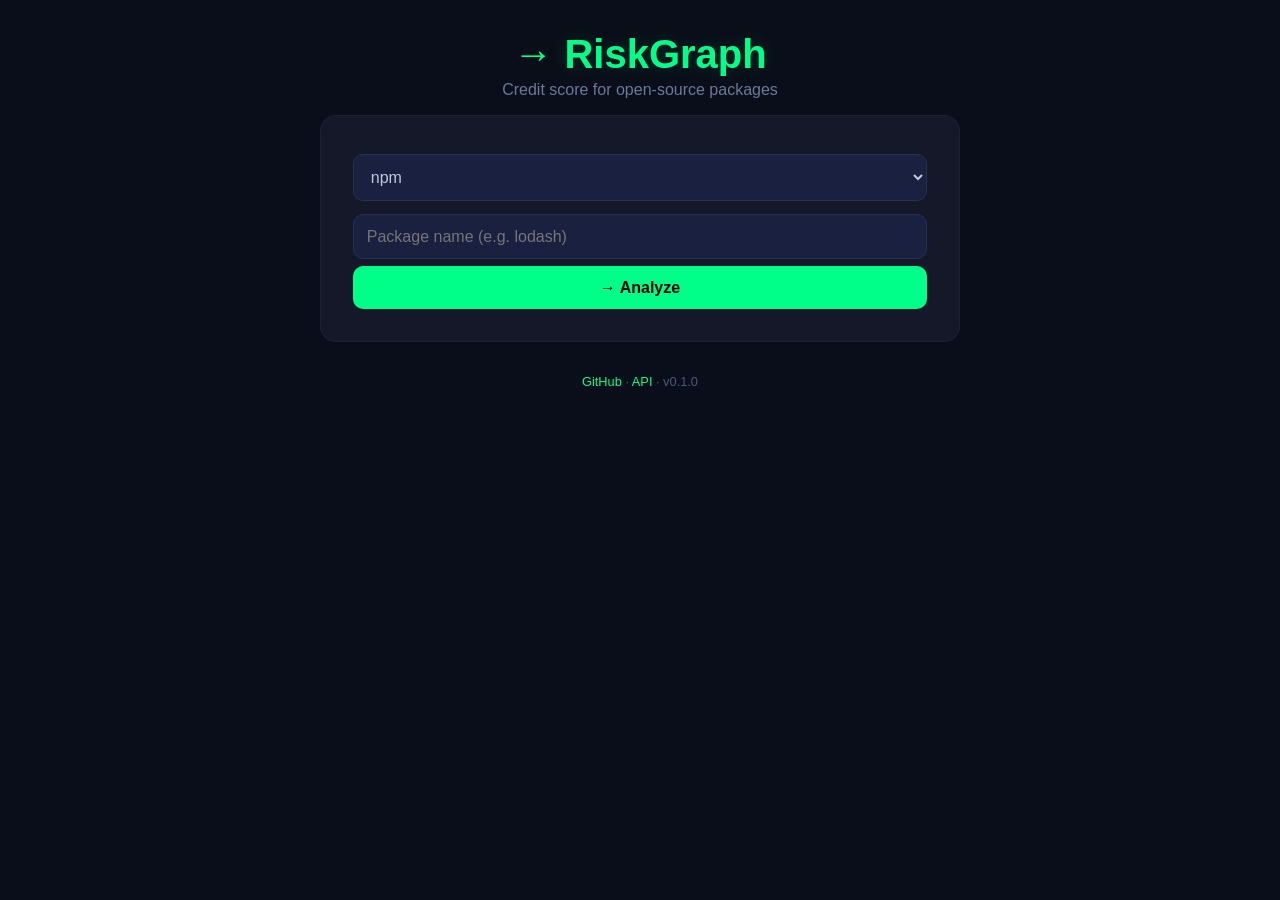
<file: index.html>
<!DOCTYPE html>
<html><head>
<meta http-equiv="refresh" content="0;url=/dashboard/">
<title>RiskGraph</title>
</head><body>
<p>Redirecting to <a href="/dashboard/">RiskGraph Dashboard</a>...</p>
</body></html>
</file>
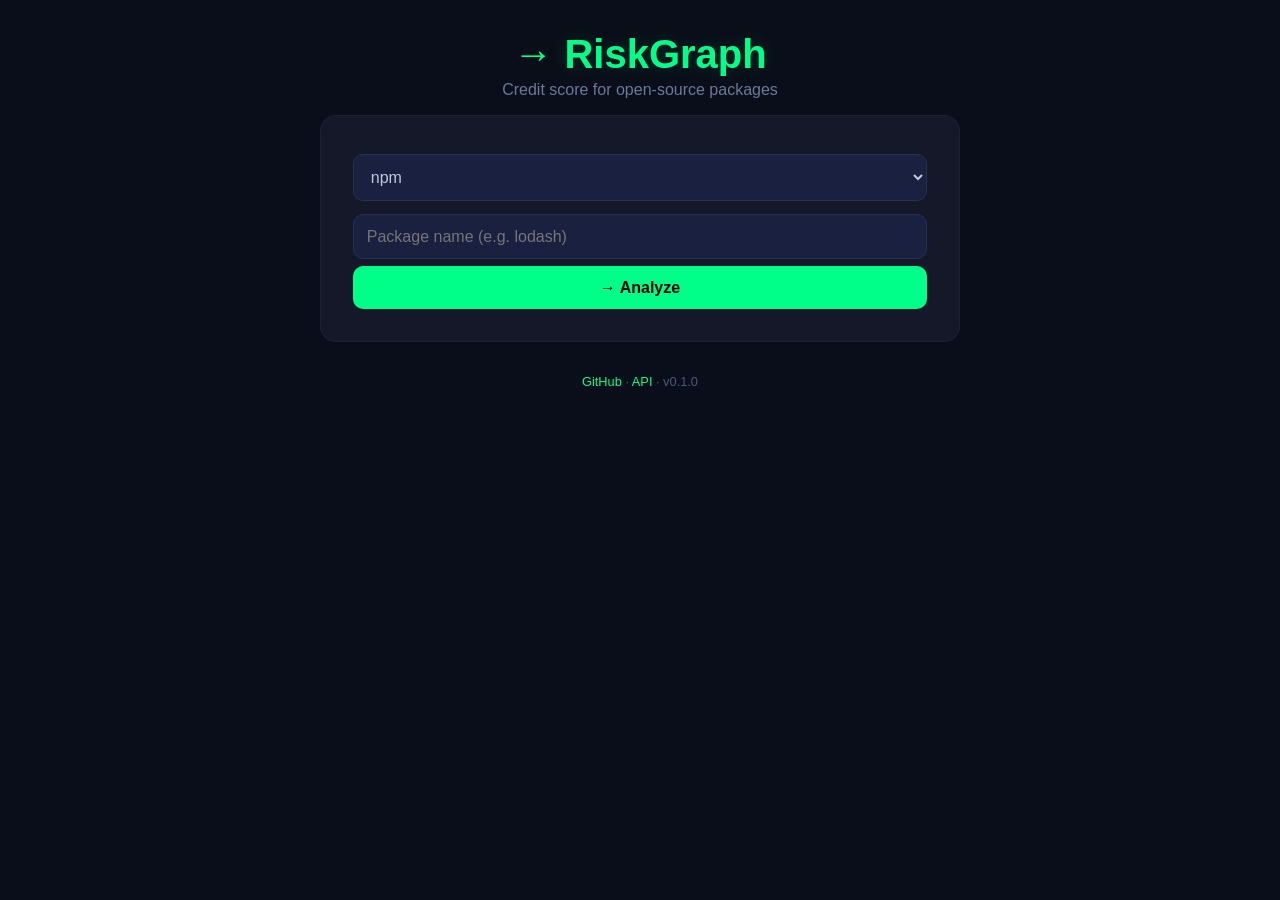
<file: dashboard/index.html>
<!DOCTYPE html>
<html lang="en">
<head><meta charset="UTF-8"><title>RiskGraph</title>
<style>
*{margin:0;padding:0;box-sizing:border-box}
body{background:#0a0e1a;color:#c0c8e0;font-family:-apple-system,sans-serif;min-height:100vh;display:flex;flex-direction:column;align-items:center;padding:2rem}
h1{font-size:2.5rem;color:#00ff88;margin-bottom:.25rem;text-shadow:0 0 20px rgba(0,255,136,.15)}
.card{background:#141828;padding:2rem;border-radius:16px;max-width:640px;width:100%;border:1px solid rgba(255,255,255,.04)}
select,input{width:100%;padding:.8rem;margin:.4rem 0;background:#1a2040;border:1px solid #2a3050;color:#c0c8e0;border-radius:10px;font-size:1rem}
button{background:#00ff88;color:#000;padding:.8rem;border:none;border-radius:10px;font-weight:600;font-size:1rem;width:100%;cursor:pointer}
.score-ring{width:120px;height:120px;border-radius:50%;border:8px solid;display:flex;align-items:center;justify-content:center;margin:1rem auto;font-size:2.8rem;font-weight:700}
.low{border-color:#22dd44;color:#22dd44}.medium{border-color:#ffaa00;color:#ffaa00}.high{border-color:#ff3344;color:#ff3344}.critical{border-color:#ff0033;color:#ff0033}
.sig{padding:.4rem 0;border-bottom:1px solid #ffffff0a}
.sn{color:#00ff88;font-weight:500}
.footer{margin-top:2rem;color:#4a5a7a;font-size:.8rem}
.footer a{color:#00ff88;text-decoration:none}
</style></head>
<body>
<h1>→ RiskGraph</h1>
<p style="color:#6a7a9a;margin-bottom:1rem">Credit score for open-source packages</p>
<div class="card">
<select id="eco"><option value="npm">npm</option><option value="pypi">PyPI</option></select>
<input type="text" id="pkg" placeholder="Package name (e.g. lodash)" onkeypress="if(event.key==='Enter')analyze()">
<button onclick="analyze()">→ Analyze</button>
<div id="result" style="display:none;margin-top:1rem">
<div id="ring" class="score-ring low">--</div>
<div id="lvl" style="text-align:center;letter-spacing:3px;font-size:1.1rem">-</div>
<div id="sigs" style="margin-top:1rem"></div>
</div></div>
<div class="footer"><a href="https://github.com/solosofi/riskgraph">GitHub</a> · <a href="http://localhost:8000/docs">API</a> · v0.1.0</div>
<script>
const API='http://localhost:8000';
async function analyze(){
  const p=document.getElementById('pkg').value.trim(),e=document.getElementById('eco').value;
  if(!p)return;
  document.getElementById('result').style.display='block';document.getElementById('ring').textContent='...';
  try{
    const r=await fetch(API+'/api/v1/package-risk/'+e+'/'+encodeURIComponent(p));
    const d=await r.json(),s=d.score.toFixed(1);
    document.getElementById('ring').textContent=s;
    const l=d.level.toLowerCase();
    document.getElementById('ring').className='score-ring '+(l==='low'?'low':l==='medium'?'medium':l==='high'?'high':'critical');
    document.getElementById('lvl').textContent=d.level;
    const sigs=(d.signals||[]).map(s=>'<div class="sig"><span class="sn">\u26a0 '+s.name+'</span><br><span style="color:#8a9ab8;font-size:.9rem">'+(s.detail||'').slice(0,100)+'</span></div>').join('');
    document.getElementById('sigs').innerHTML=sigs||'<div class="sig">No risk signals detected</div>';
  }catch(e){
    document.getElementById('ring').textContent='ERR';
    document.getElementById('sigs').innerHTML='<div class="sig">Connection error: '+e.message.slice(0,60)+'</div>';
  }
}
</script></body></html>
</file>
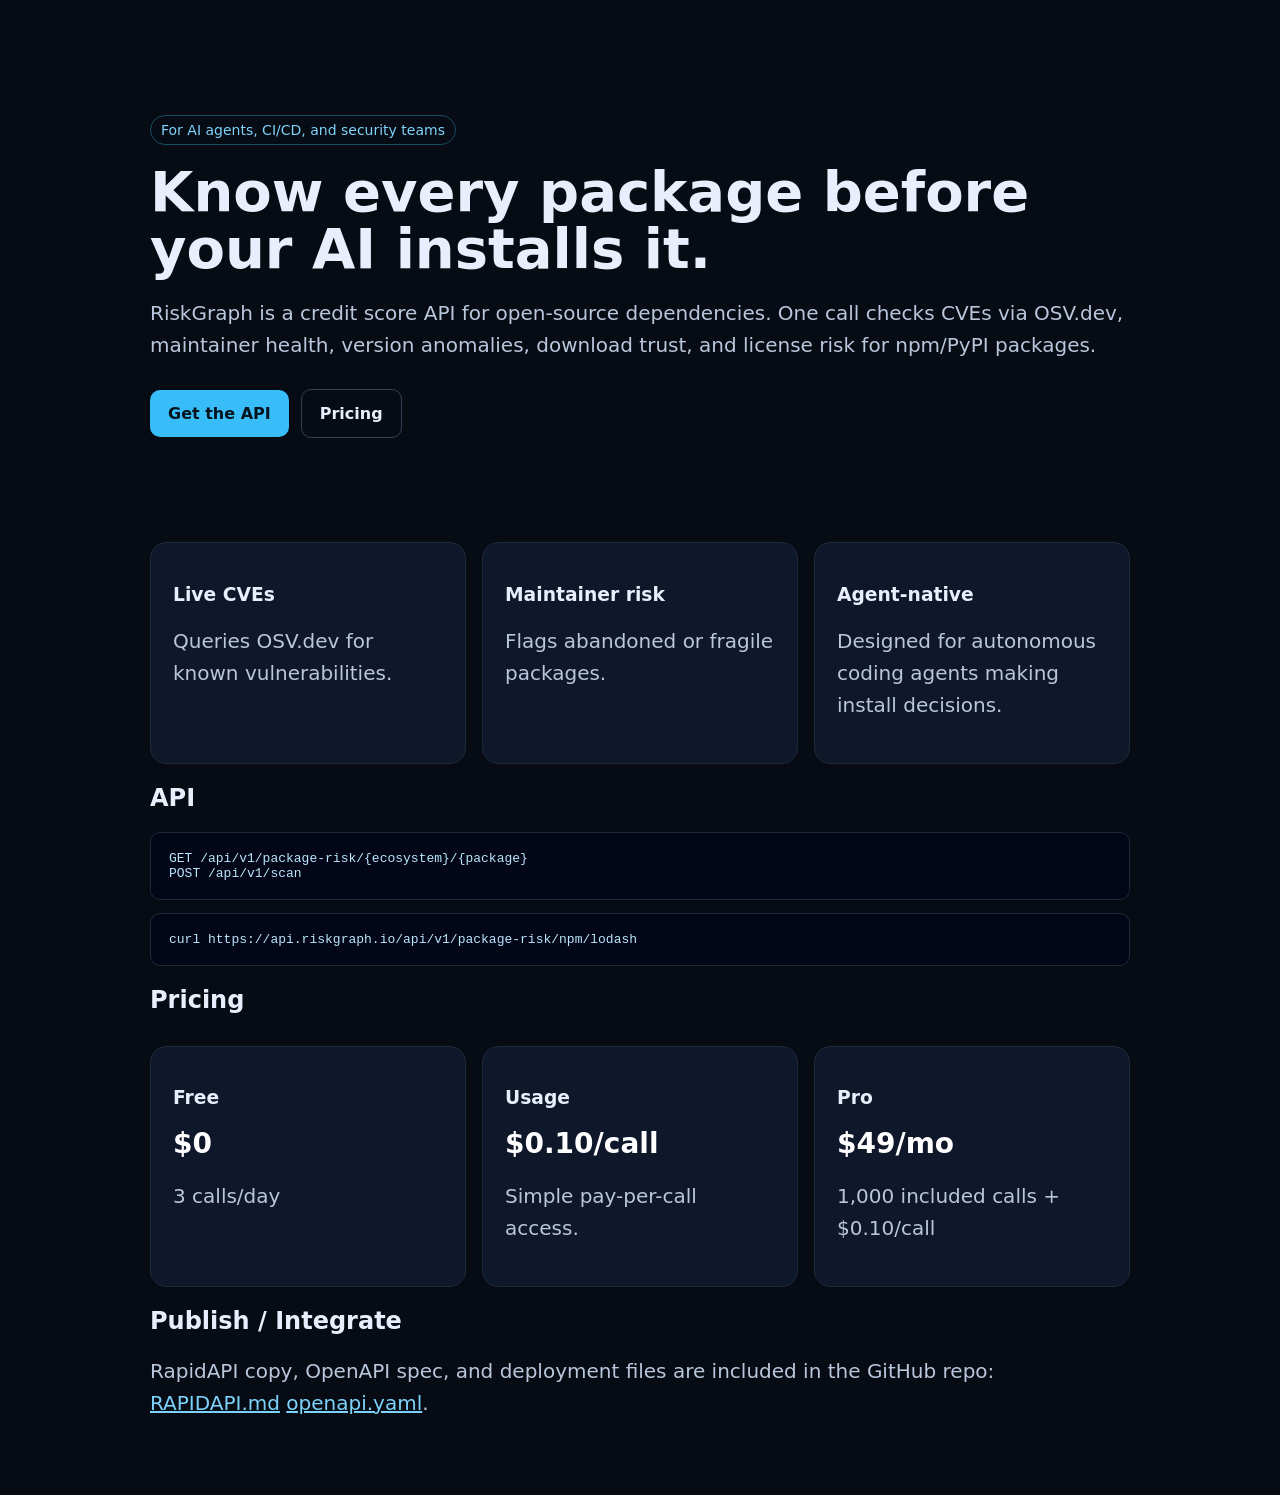
<file: docs/index.html>
<!doctype html>
<html lang="en"><head><meta charset="utf-8"><meta name="viewport" content="width=device-width,initial-scale=1">
<title>RiskGraph — Credit Score for Open-Source Packages</title>
<meta name="description" content="RiskGraph scores npm and PyPI packages for CVEs, maintainer health, version anomalies, downloads and license risk. Built for AI agents and CI/CD.">
<style>body{font-family:Inter,system-ui,Arial,sans-serif;background:#070b13;color:#e8eefc;margin:0}main{max-width:980px;margin:auto;padding:56px 24px}.hero{padding:64px 0}.badge{color:#7dd3fc;border:1px solid #164e63;padding:6px 10px;border-radius:999px;font-size:14px}h1{font-size:56px;line-height:1.02;margin:24px 0 18px}p{font-size:20px;color:#b9c6dc;line-height:1.6}.cta a{display:inline-block;margin:8px 12px 8px 0;padding:14px 18px;border-radius:10px;text-decoration:none;font-weight:700}.primary{background:#38bdf8;color:#05131f}.secondary{border:1px solid #334155;color:#e8eefc}.grid{display:grid;grid-template-columns:repeat(auto-fit,minmax(230px,1fr));gap:16px;margin-top:32px}.card{background:#0f172a;border:1px solid #1e293b;border-radius:16px;padding:22px}code,pre{background:#020617;border:1px solid #1e293b;border-radius:10px;color:#bae6fd}pre{padding:18px;overflow:auto}.price{font-size:28px;color:#fff;font-weight:800}</style></head>
<body><main><section class="hero"><span class="badge">For AI agents, CI/CD, and security teams</span><h1>Know every package before your AI installs it.</h1><p>RiskGraph is a credit score API for open-source dependencies. One call checks CVEs via OSV.dev, maintainer health, version anomalies, download trust, and license risk for npm/PyPI packages.</p><div class="cta"><a class="primary" href="https://github.com/solosofi/riskgraph">Get the API</a><a class="secondary" href="#pricing">Pricing</a></div></section>
<section class="grid"><div class="card"><h3>Live CVEs</h3><p>Queries OSV.dev for known vulnerabilities.</p></div><div class="card"><h3>Maintainer risk</h3><p>Flags abandoned or fragile packages.</p></div><div class="card"><h3>Agent-native</h3><p>Designed for autonomous coding agents making install decisions.</p></div></section>
<h2>API</h2><pre>GET /api/v1/package-risk/{ecosystem}/{package}
POST /api/v1/scan</pre><pre>curl https://api.riskgraph.io/api/v1/package-risk/npm/lodash</pre>
<h2 id="pricing">Pricing</h2><section class="grid"><div class="card"><h3>Free</h3><div class="price">$0</div><p>3 calls/day</p></div><div class="card"><h3>Usage</h3><div class="price">$0.10/call</div><p>Simple pay-per-call access.</p></div><div class="card"><h3>Pro</h3><div class="price">$49/mo</div><p>1,000 included calls + $0.10/call</p></div></section>
<h2>Publish / Integrate</h2><p>RapidAPI copy, OpenAPI spec, and deployment files are included in the GitHub repo: <a style="color:#7dd3fc" href="https://github.com/solosofi/riskgraph/blob/master/RAPIDAPI.md">RAPIDAPI.md</a> <a style="color:#7dd3fc" href="https://github.com/solosofi/riskgraph/blob/master/openapi.yaml">openapi.yaml</a>.</p></main></body></html>
</file>
